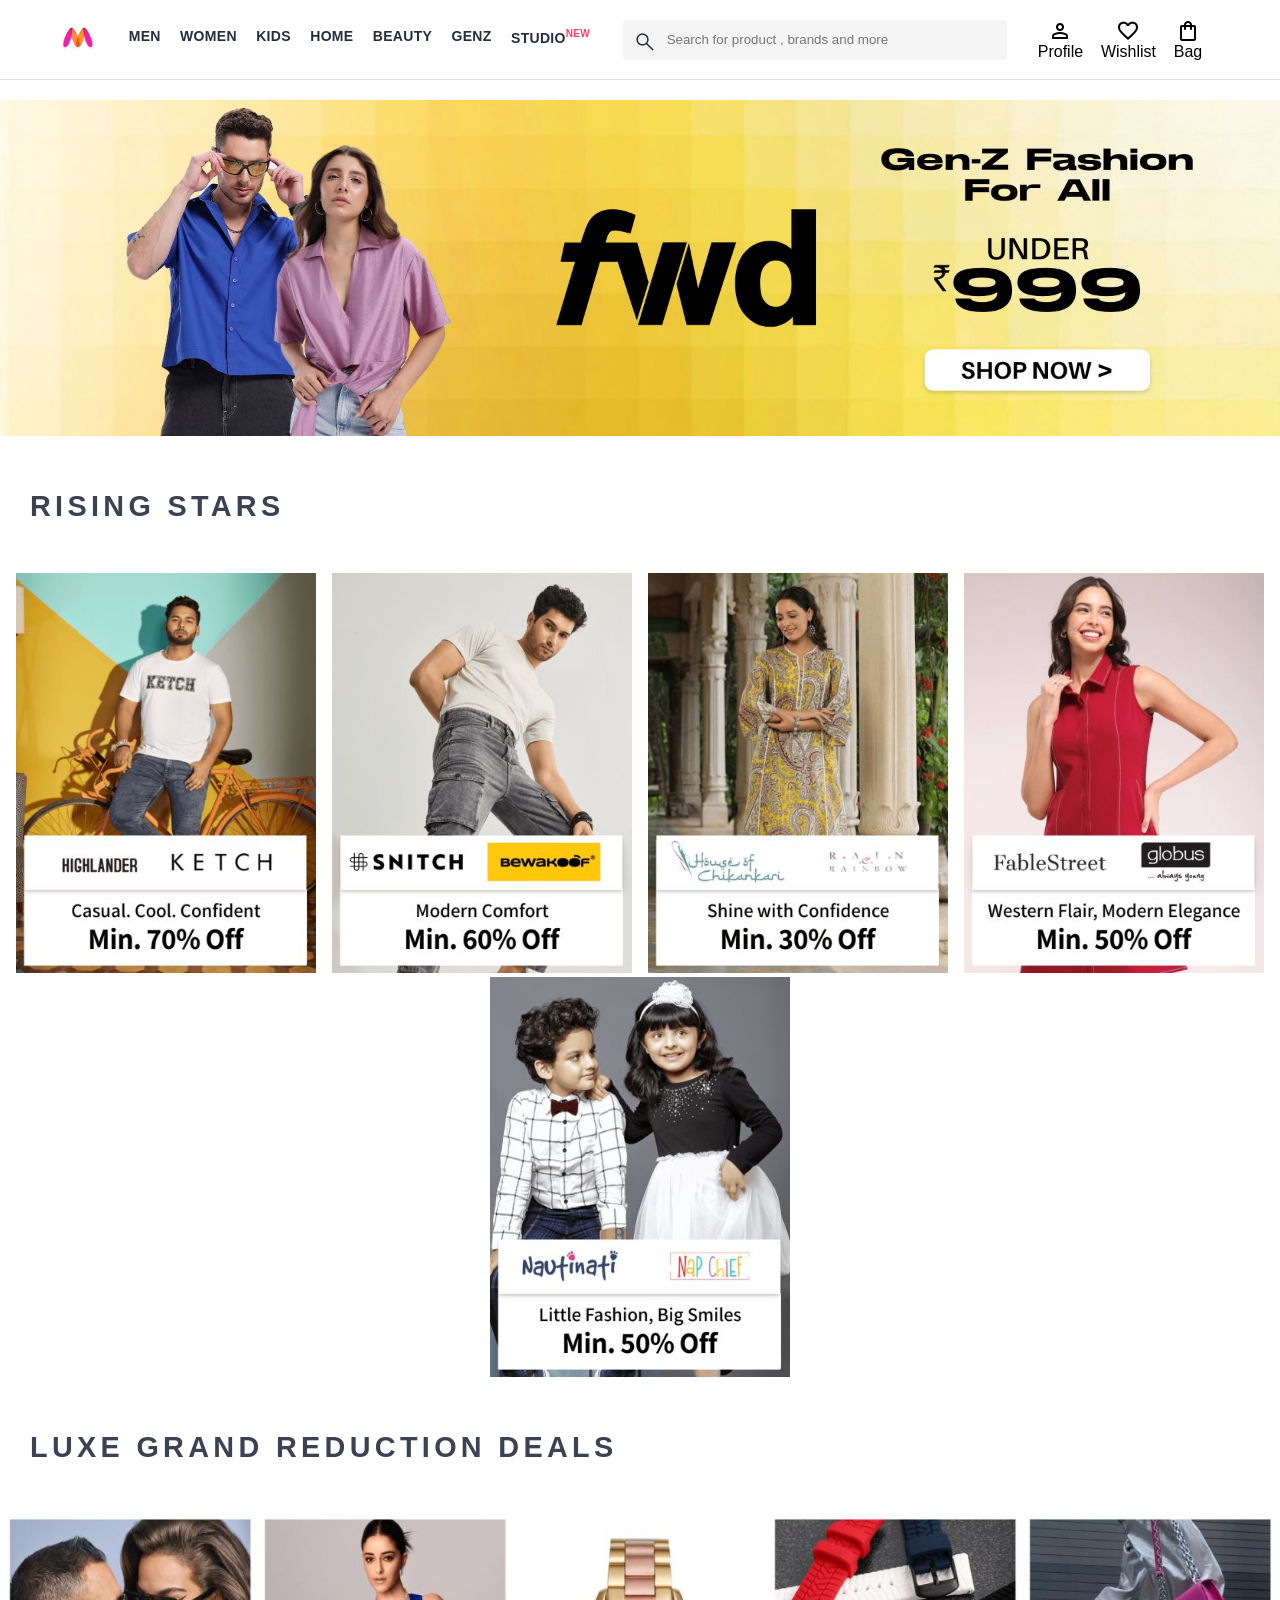
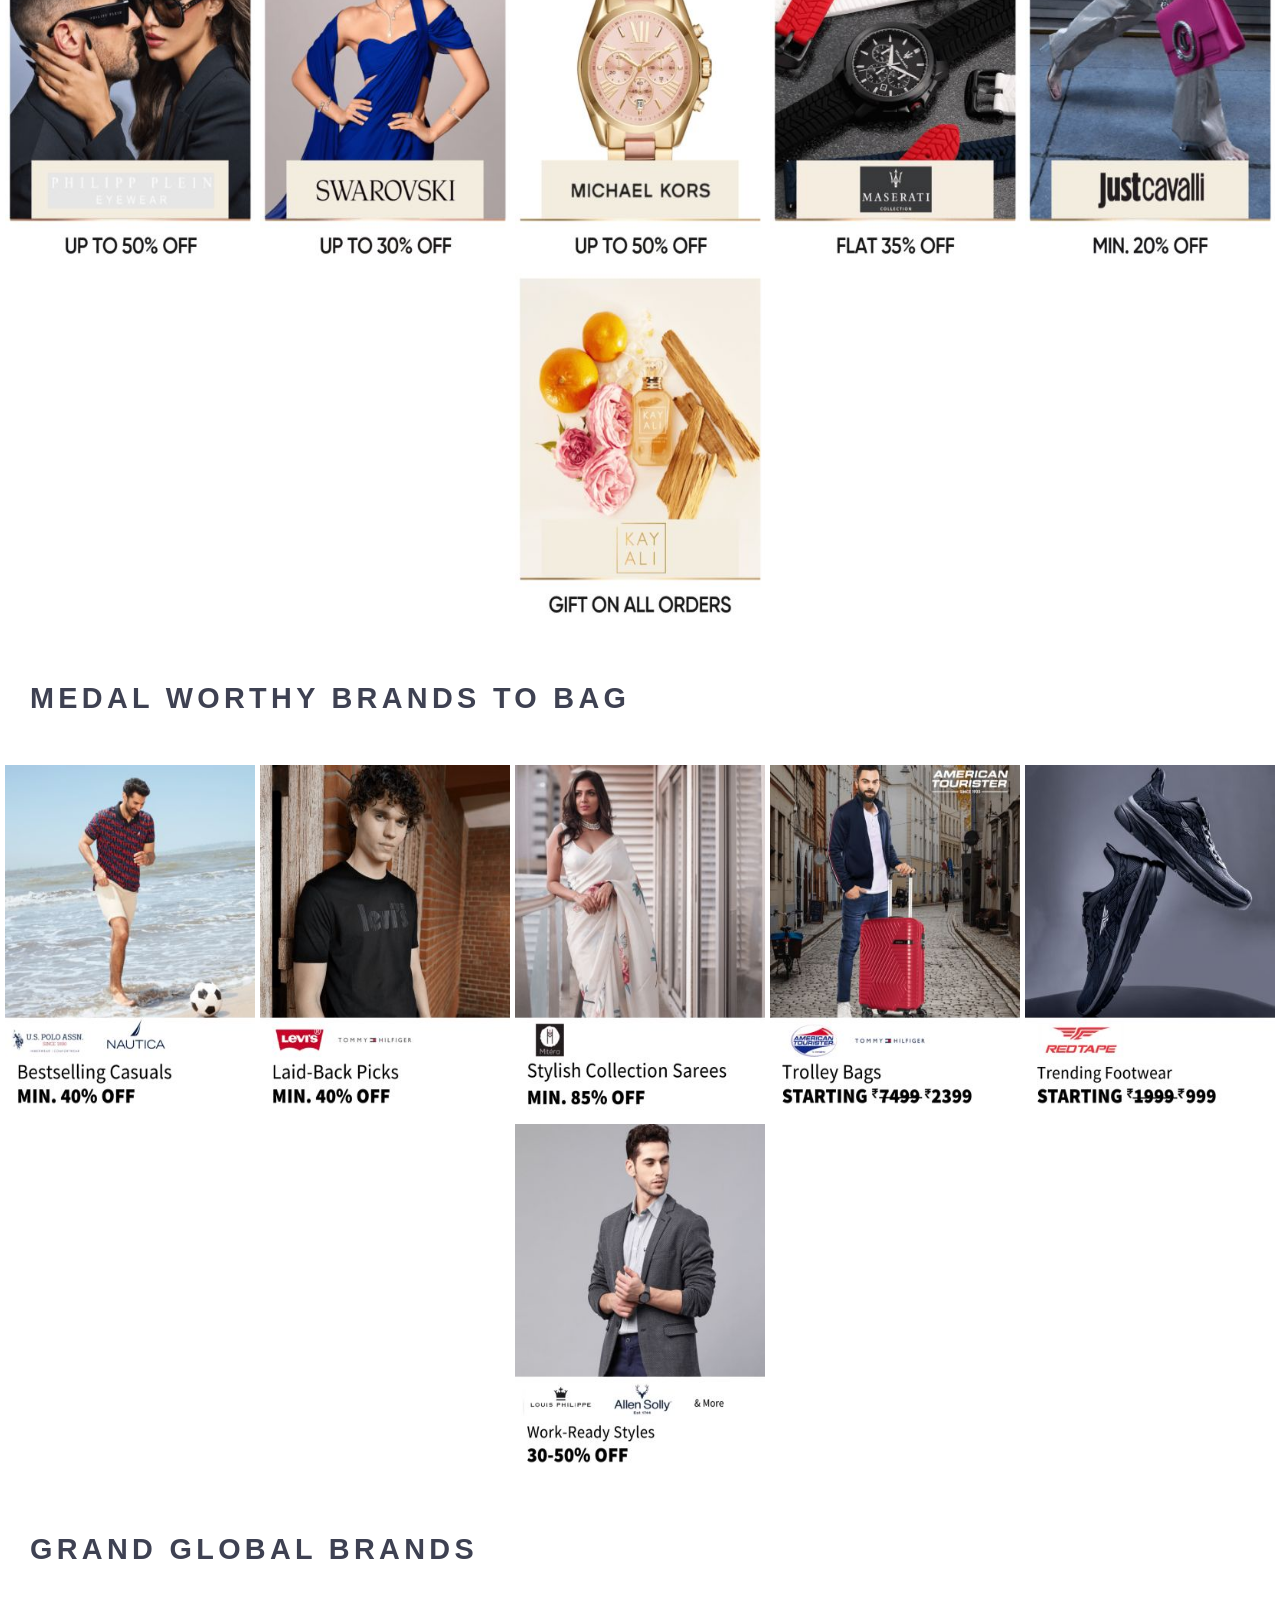
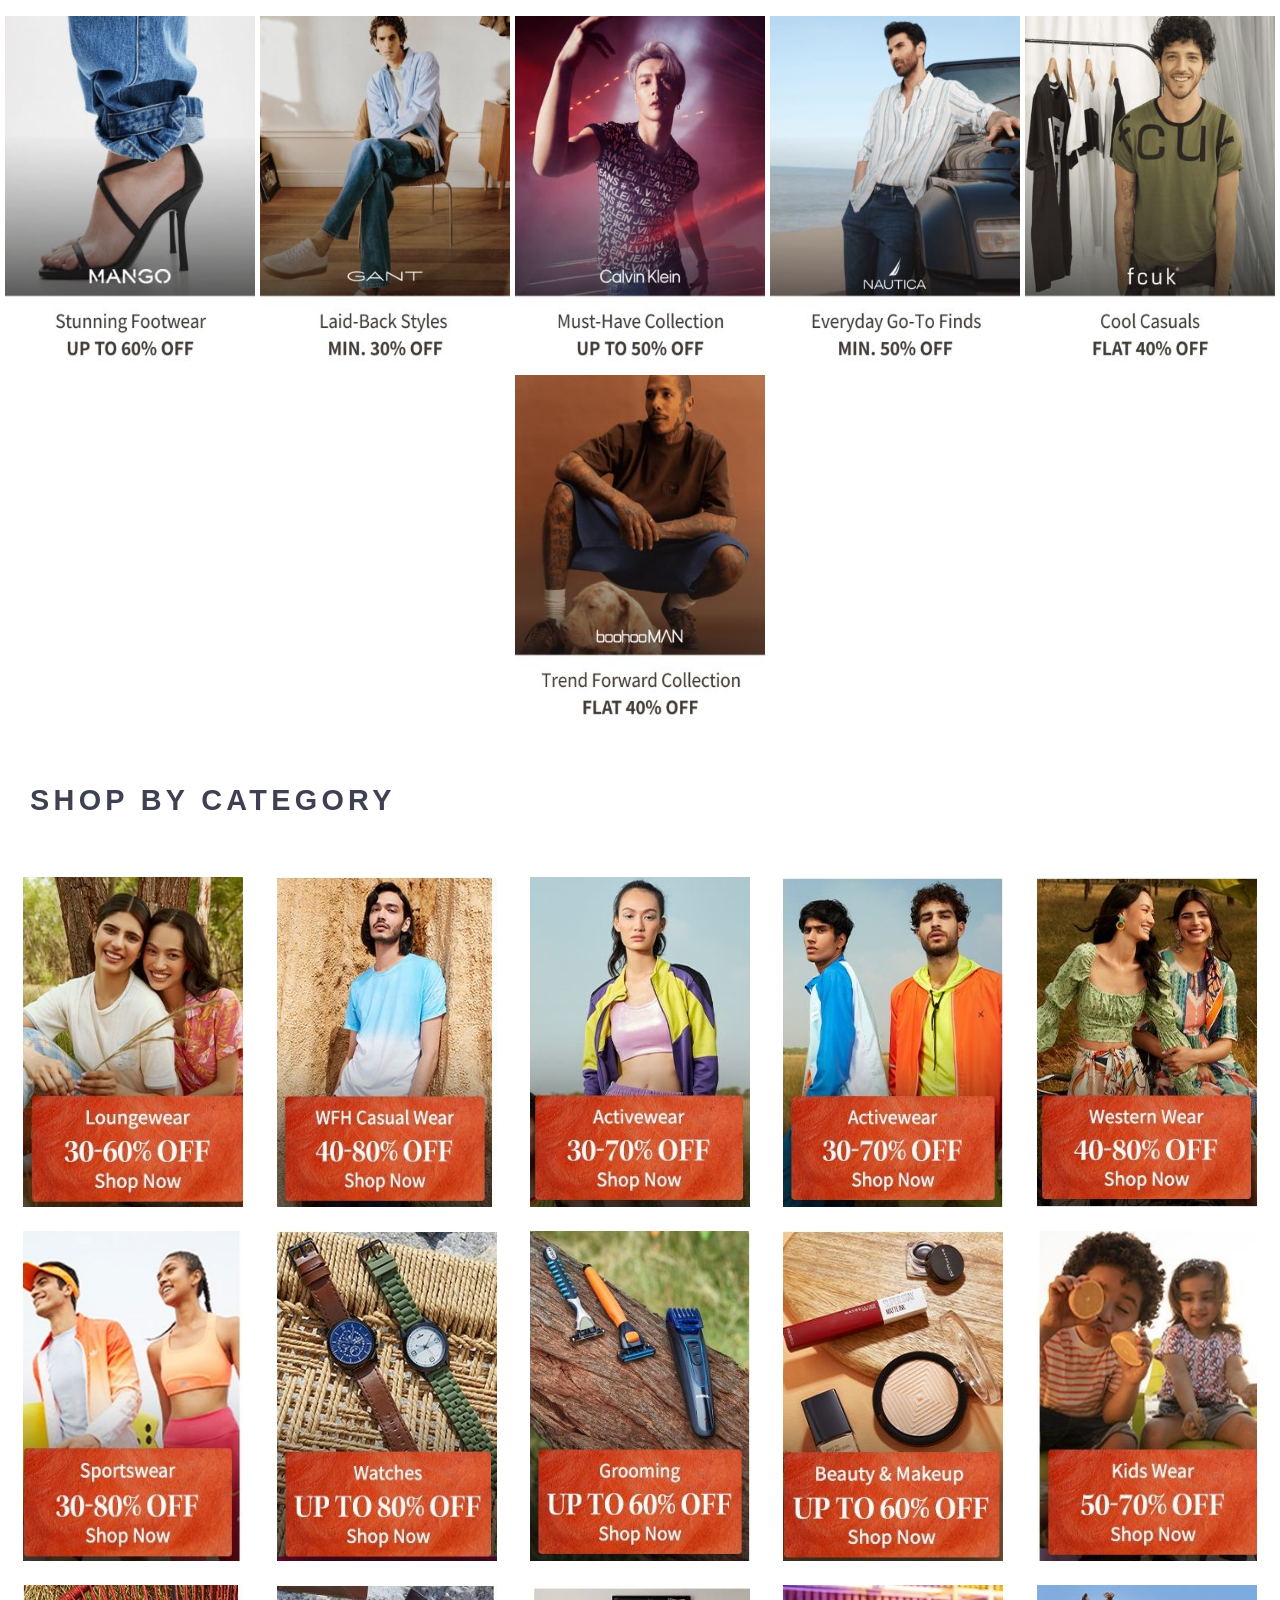
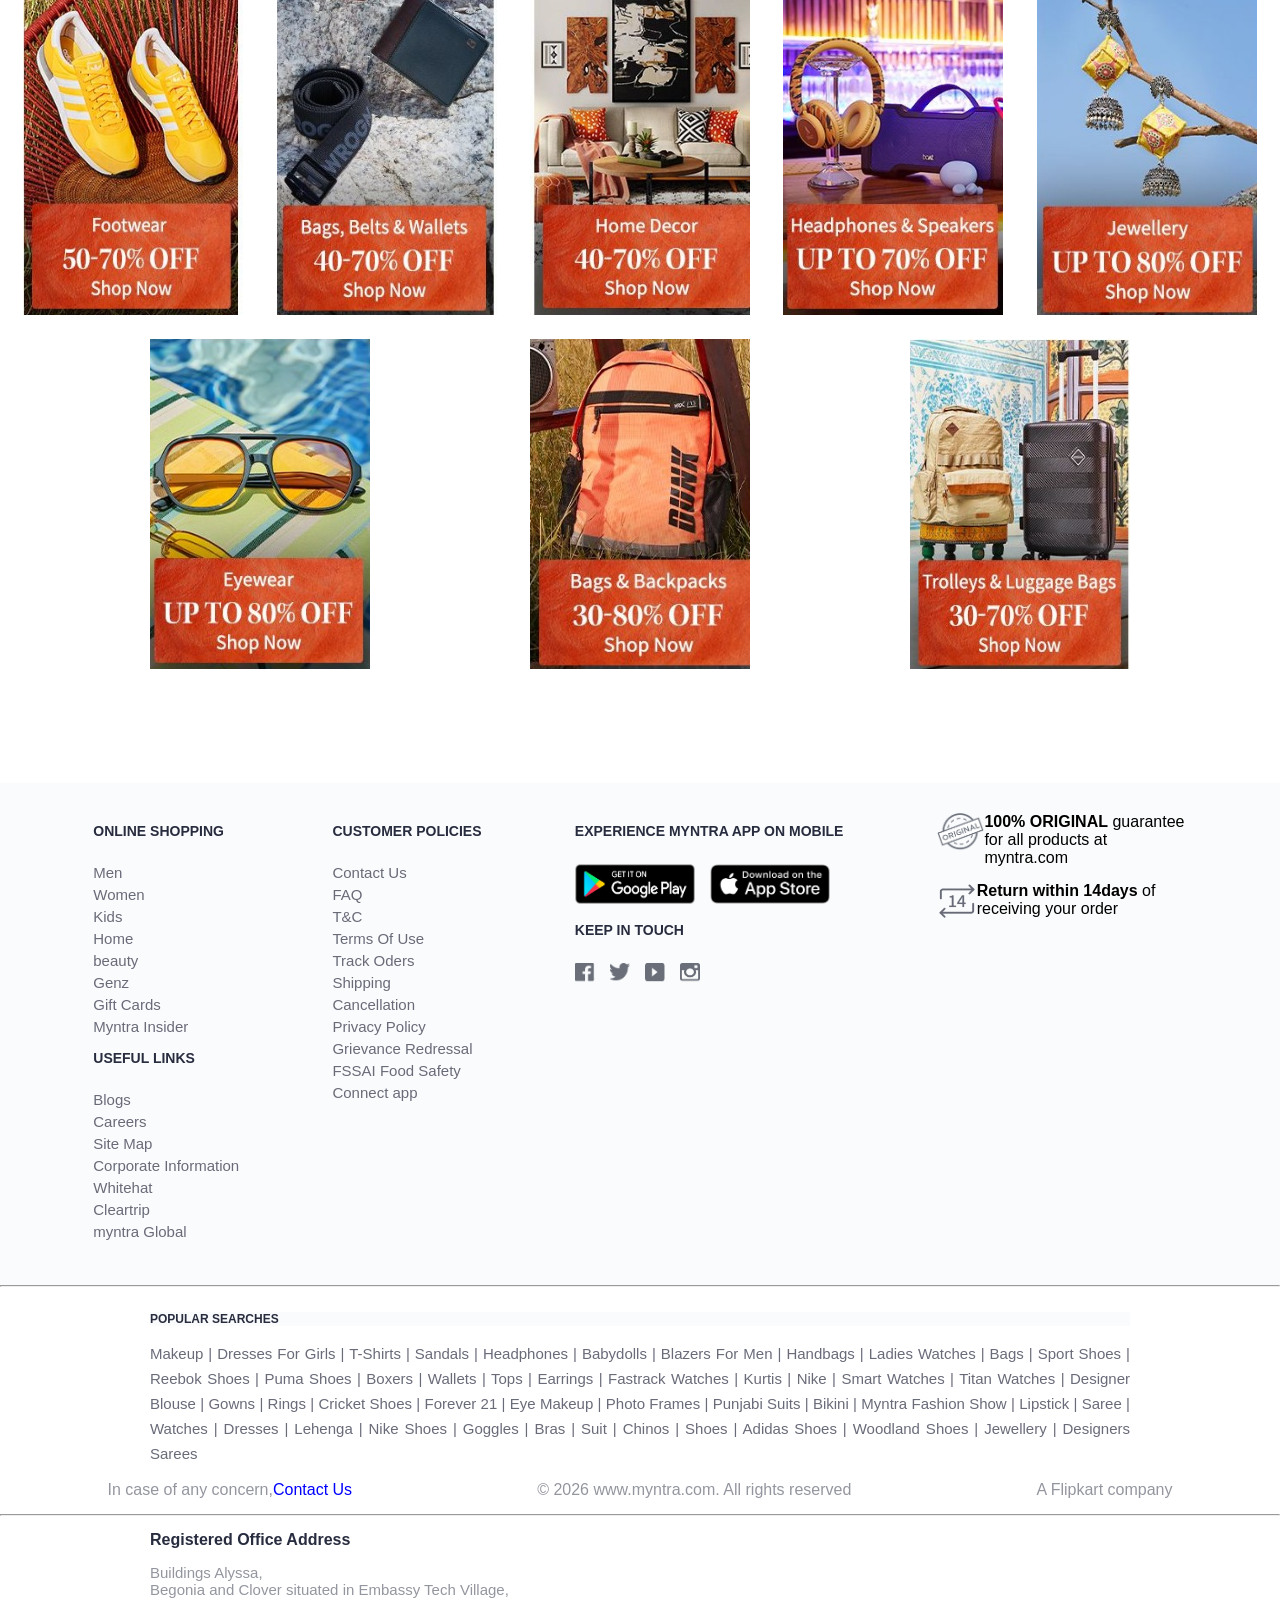
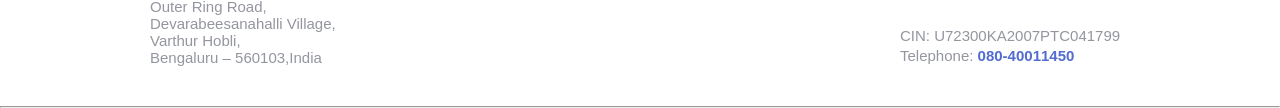
<file: Html/index.html>
<!DOCTYPE html>
<html lang="en">
<head>
    <meta charset="UTF-8">
    <meta name="viewport" content="width=device-width, initial-scale=1.0">
    <title>Myntra Clone</title>
    <link rel="stylesheet" href="https://fonts.googleapis.com/css2?family=Material+Symbols+Outlined:opsz,wght,FILL,GRAD@20..48,100..700,0..1,-50..200" />
    <link rel = "stylesheet" href = "..\CSS\style.css">
</head>
<body>
    <header>
        <div class="logo-container">
            <a href = "index.html"><img class = "myntra_home" src = "..\MyntraLogo\myntra-logo.jpg" alt = "myntra"></a>
        </div>
        <div class="nav-bar">
            <a href = "product.html">men</a>
            <a href = "product.html">women</a>
            <a href = "product.html">kids</a>
            <a href = "product.html">home</a>
            <a href = "product.html">beauty</a>
            <a href = "product.html">genz</a>
            <a href = "product.html">studio<sup>new</sup></a>
        </div> 
        <div class="search-bar">
            <span class="material-symbols-outlined search_icon">search</span>
            <input class = "search_input" placeholder = "Search for product , brands and more">
        </div>
        <div class="action-bar">
            <div class="action_container">
                <span class="material-symbols-outlined action_icon">person</span>
                <span class ="action_name">Profile</span>
            </div>
            <div class="action_container">
                <span class="material-symbols-outlined action_icon">favorite</span>
                <span class ="action_name">Wishlist</span>
            </div>
            <div class="action_container">
                <span class="material-symbols-outlined action_icon">shopping_bag</span>
                <span class ="action_name">Bag</span>
            </div>
        </div>
    </header>
    <main>
        <div class="banner_container">
            <img class = "banner_image" src ="..\Images\MainImage\banner_image.jfif" alt ="Main Banner">
        </div>
        <div class="category_heading">rising stars</div>
        <div class="category_items">
            <a href = "product.html"><img class = "rssale_item" src = "..\Images\rsImages\rsimage1.jfif"></a>
            <a href = "product.html"><img class = "rssale_item" src = "..\Images\rsImages\rsimage2.jfif"></a>
            <a href = "product.html"><img class = "rssale_item" src = "..\Images\rsImages\rsimage3.jfif"></a>
            <a href = "product.html"><img class = "rssale_item" src = "..\Images\rsImages\rsimage4.jfif"></a>
            <a href = "product.html"><img class = "rssale_item" src = "..\Images\rsImages\rsimage5.jfif"></a>
        </div>
        <div class="category_heading">luxe grand reduction deals</div>
        <div class="category_items">
            <a href = "product.html"><img class = "lgsale_item" src = "..\Images\lgImages\lgimage1.jfif"></a>
            <a href = "product.html"><img class = "lgsale_item" src = "..\Images\lgImages\lgimage2.jfif"></a>
            <a href = "product.html"><img class = "lgsale_item" src = "..\Images\lgImages\lgimage3.jfif"></a>
            <a href = "product.html"><img class = "lgsale_item" src = "..\Images\lgImages\lgimage4.jfif"></a>
            <a href = "product.html"><img class = "lgsale_item" src = "..\Images\lgImages\lgimage5.jfif"></a>
            <a href = "product.html"><img class = "lgsale_item" src = "..\Images\lgImages\lgimage6.jfif"></a>
        </div>
        <div class="category_heading">medal worthy brands to bag</div>
        <div class="category_items">
            <a href = "product.html"><img class = "mbsale_item" src = "..\Images\mbImages\mbimage1.jfif"></a>
            <a href = "product.html"><img class = "mbsale_item" src = "..\Images\mbImages\mbimage2.jfif"></a>
            <a href = "product.html"><img class = "mbsale_item" src = "..\Images\mbImages\mbimage3.jfif"></a>
            <a href = "product.html"><img class = "mbsale_item" src = "..\Images\mbImages\mbimage4.jfif"></a>
            <a href = "product.html"><img class = "mbsale_item" src = "..\Images\mbImages\mbimage5.jfif"></a>
            <a href = "product.html"><img class = "mbsale_item" src = "..\Images\mbImages\mbimage6.jfif"></a>
        </div>
        <div class="category_heading">grand global brands</div>
        <div class="category_items">
            <a href = "product.html"><img class = "ggbsale_item" src = "..\Images\ggbImages\ggbimage1.jfif"></a>
            <a href = "product.html"><img class = "ggbsale_item" src = "..\Images\ggbImages\ggbimage2.jfif"></a>
            <a href = "product.html"><img class = "ggbsale_item" src = "..\Images\ggbImages\ggbimage3.jfif"></a>
            <a href = "product.html"><img class = "ggbsale_item" src = "..\Images\ggbImages\ggbimage4.jfif"></a>
            <a href = "product.html"><img class = "ggbsale_item" src = "..\Images\ggbImages\ggbimage5.jfif"></a>
            <a href = "product.html"><img class = "ggbsale_item" src = "..\Images\ggbImages\ggbimage6.jfif"></a>
        </div>
        <div class="category_heading">shop by category</div>
        <div class="category_items">
            <a href = "product.html"><img class = "scsale_item" src = "..\Images\scImages\scimage1.jpg"></a>
            <a href = "product.html"><img class = "scsale_item" src = "..\Images\scImages\scimage2.jpg"></a>
            <a href = "product.html"><img class = "scsale_item" src = "..\Images\scImages\scimage3.jpg"></a>
            <a href = "product.html"><img class = "scsale_item" src = "..\Images\scImages\scimage4.jpg"></a>
            <a href = "product.html"><img class = "scsale_item" src = "..\Images\scImages\scimage5.jpg"></a>
            <a href = "product.html"><img class = "scsale_item" src = "..\Images\scImages\scimage6.jpg"></a>
            <a href = "product.html"><img class = "scsale_item" src = "..\Images\scImages\scimage7.jpg"></a>
            <a href = "product.html"><img class = "scsale_item" src = "..\Images\scImages\scimage8.jpg"></a>
            <a href = "product.html"><img class = "scsale_item" src = "..\Images\scImages\scimage9.jpg"></a>
            <a href = "product.html"><img class = "scsale_item" src = "..\Images\scImages\scimage10.jpg"></a>
            <a href = "product.html"><img class = "scsale_item" src = "..\Images\scImages\scimage11.jpg"></a>
            <a href = "product.html"><img class = "scsale_item" src = "..\Images\scImages\scimage12.jpg"></a>
            <a href = "product.html"><img class = "scsale_item" src = "..\Images\scImages\scimage13.jpg"></a>
            <a href = "product.html"><img class = "scsale_item" src = "..\Images\scImages\scimage14.jpg"></a>
            <a href = "product.html"><img class = "scsale_item" src = "..\Images\scImages\scimage15.jpg"></a>
            <a href = "product.html"><img class = "scsale_item" src = "..\Images\scImages\scimage16.jpg"></a>
            <a href = "product.html"><img class = "scsale_item" src = "..\Images\scImages\scimage17.jpg"></a>
            <a href = "product.html"><img class = "scsale_item" src = "..\Images\scImages\scimage18.jpg"></a>
        </div>
    </main>
    <footer>
        <div class="footer_container">
            <div class="footer_column">
                <h3>ONLINE SHOPPING</h3>
                <a href = "#">Men</a>
                <a href = "#">Women</a>
                <a href = "#">Kids</a>
                <a href = "#">Home</a>
                <a href = "#">beauty</a>
                <a href = "#">Genz</a>
                <a href = "#">Gift Cards</a>
                <a href = "#">Myntra Insider</a>
                <div class="footer_column">
                    <h3>USEFUL LINKS</h3>
                    <a href = "#">Blogs</a>
                    <a href = "#">Careers</a>
                    <a href = "#">Site Map</a>
                    <a href = "#">Corporate Information</a>
                    <a href = "#">Whitehat</a>
                    <a href = "#">Cleartrip</a>
                    <a href = "#">myntra Global</a>
                </div>
            </div>
            <div class="footer_column">
                <h3>CUSTOMER POLICIES</h3>
                <a href = "#">Contact Us</a>
                <a href = "#">FAQ</a>
                <a href = "#">T&C</a>
                <a href = "#">Terms Of Use</a>
                <a href = "#">Track Oders</a>
                <a href = "#">Shipping</a>
                <a href = "#">Cancellation</a>
                <a href = "#">Privacy Policy</a>
                <a href = "#">Grievance Redressal</a>
                <a href = "#">FSSAI Food Safety</a>
                <a href = "#">Connect app</a>
            </div>
            <div class="footer_column">
                <h3>EXPERIENCE MYNTRA APP ON MOBILE</h3>
                <div class="social_icons">
                    <a href = "#"><img class ="ft_image" src = "..\Images\ftImages\ftimage1.png"></a>
                    <a href = "#"><img class ="ft_image" src = "..\Images\ftImages\ftimage2.png"></a>
                </div>
                <div class="footer_column">
                    <h3>KEEP IN TOUCH</h3>
                    <div class="social_icons">
                        <a href = "#"><img class ="ft_image_social" src = "..\Images\ftImages\ftimage3.png"></a>
                        <a href = "#"><img class ="ft_image_social" src = "..\Images\ftImages\ftimage4.png"></a>
                        <a href = "#"><img class ="ft_image_social" src = "..\Images\ftImages\ftimage5.png"></a>
                        <a href = "#"><img class ="ft_image_social" src = "..\Images\ftImages\ftimage6.png"></a>
                    </div>
                </div>
            </div>  
            <div class="footer_column">
                <div class="warranty_icons">
                    <img class ="ft_image_warranty" src = "..\Images\ftImages\ftimage7.png">
                    <p><b>100% ORIGINAL</b> guarantee for all products at myntra.com</p>
                </div>
                <div class="warranty_icons">
                    <img class ="ft_image_warranty" src = "..\Images\ftImages\ftimage8.png">
                    <p><b>Return within 14days</b> of receiving your order</p>
                </div>
            </div>
        </div>
        <hr>
        <div class="searches">
            <p class ="searches_heading">POPULAR SEARCHES</p>
            <P class ="popular_searches">Makeup | Dresses For Girls | T-Shirts | Sandals | Headphones | Babydolls | Blazers For Men | Handbags | Ladies Watches | Bags | Sport Shoes | Reebok Shoes | Puma Shoes | Boxers | Wallets | Tops | Earrings | Fastrack Watches | Kurtis | Nike | Smart Watches | Titan Watches | Designer Blouse | Gowns | Rings | Cricket Shoes | Forever 21 | Eye Makeup | Photo Frames | Punjabi Suits | Bikini | Myntra Fashion Show | Lipstick | Saree | Watches | Dresses | Lehenga | Nike Shoes | Goggles | Bras | Suit | Chinos | Shoes | Adidas Shoes | Woodland Shoes | Jewellery | Designers Sarees</P>
        </div>
        <div class="copyright">
            <p>In case of any concern,<a>Contact Us</a></p>
            <p>© 2026 www.myntra.com. All rights reserved</p>
            <p>A Flipkart company</p>
        </div>
        <hr>
        <div class="address">
            <div class="address_container">
                <p class="office">Registered Office Address</p>
                <p class ="address_location">Buildings Alyssa,</p>
                <p class ="address_location">Begonia and Clover situated in Embassy Tech Village,</p>
                <p class ="address_location">Outer Ring Road,</p>
                <p class ="address_location">Devarabeesanahalli Village,</p>
                <p class ="address_location">Varthur Hobli,</p>
                <p class ="address_location">Bengaluru – 560103,India</p>
            </div>
            <div class="contact">
                <p>CIN: U72300KA2007PTC041799</p>
                <p>Telephone: <a>080‑40011450</a></p>
            </div>
        </div>
        <hr>
    </footer>
</body>
</html>
</file>
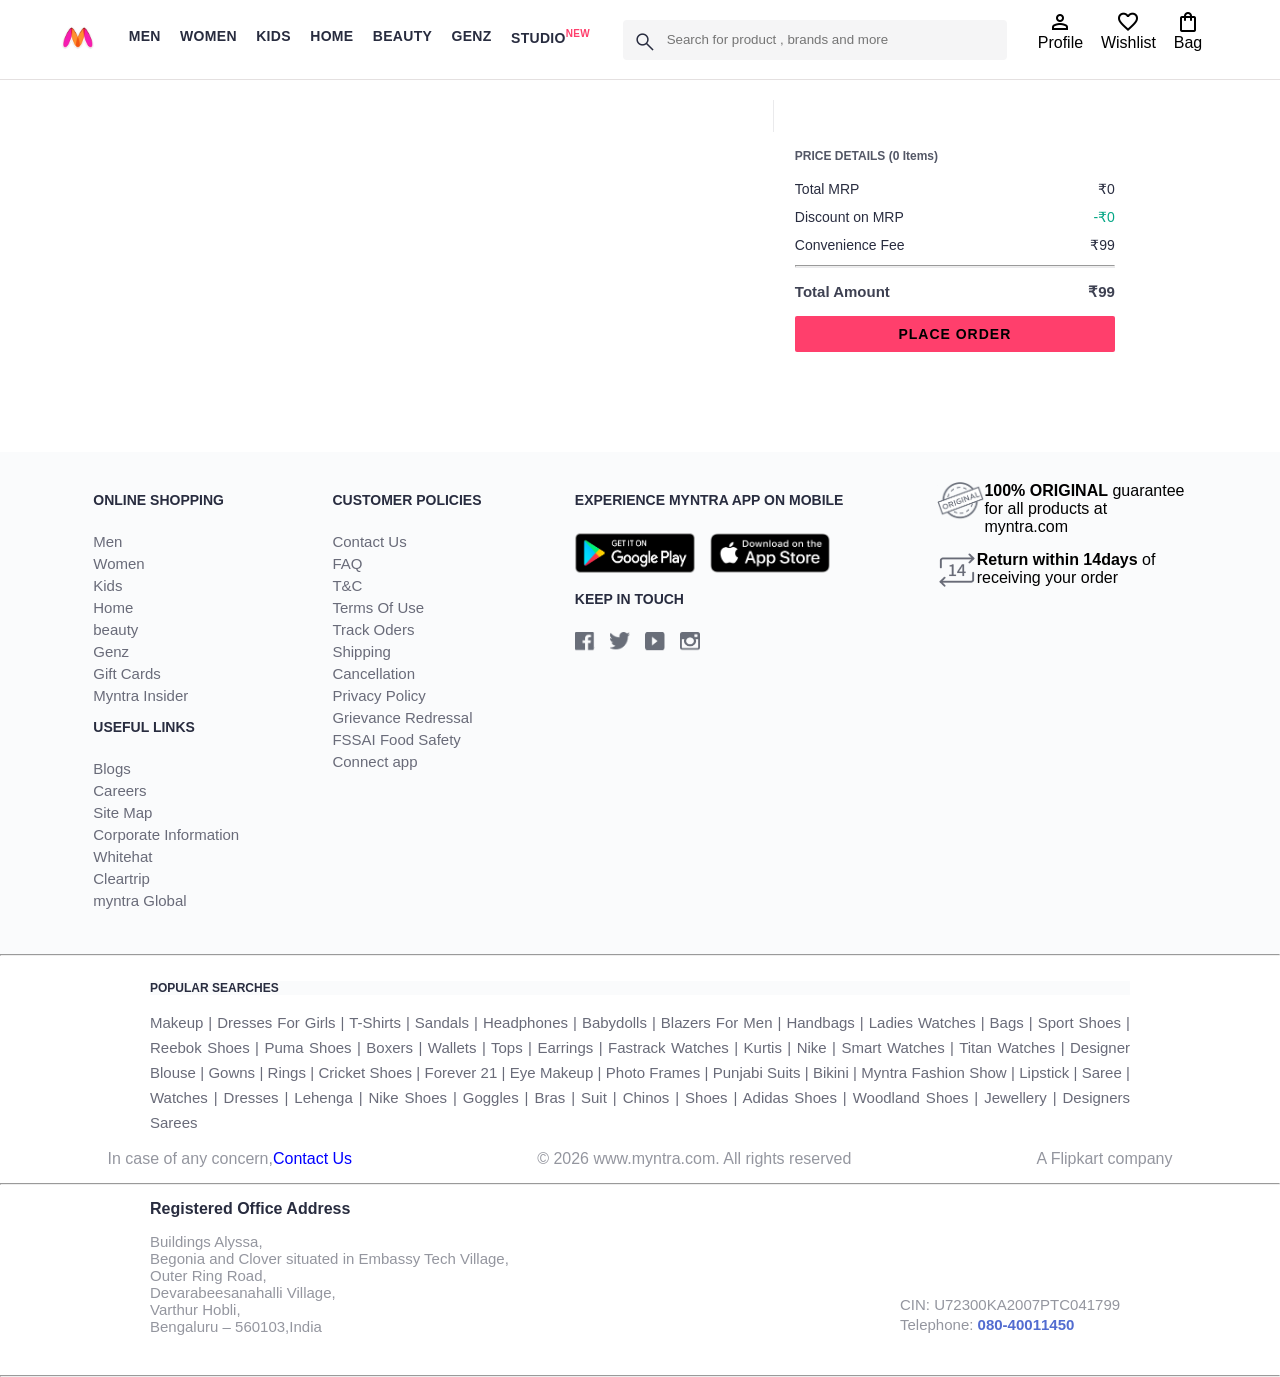
<file: Html/bagButton.html>
<!DOCTYPE html>
<html lang="en">
<head>
    <meta charset="UTF-8">
    <meta name="viewport" content="width=device-width, initial-scale=1.0">
    <title>Bag Items</title>
    <link rel="stylesheet" href="https://fonts.googleapis.com/css2?family=Material+Symbols+Outlined:opsz,wght,FILL,GRAD@20..48,100..700,0..1,-50..200" />
    <link rel = "stylesheet" href = "..\CSS\style.css">
    <link rel = "stylesheet" href = "..\CSS\bagButton.css">
</head>
<body>
    <header>
        <div class="logo-container">
            <a href = "index.html"><img class = "myntra_home" src = "..\MyntraLogo\myntra-logo.jpg" alt = "myntra"></a>
        </div>
        <div class="nav-bar">
            <a href = "product.html">men</a>
            <a href = "product.html">women</a>
            <a href = "product.html">kids</a>
            <a href = "product.html">home</a>
            <a href = "product.html">beauty</a>
            <a href = "product.html">genz</a>
            <a href = "product.html">studio<sup>new</sup></a>
        </div> 
        <div class="search-bar">
            <span class="material-symbols-outlined search_icon">search</span>
            <input class = "search_input" placeholder = "Search for product , brands and more">
        </div>
        <div class="action-bar">
            <div class="action_container">
                <span class="material-symbols-outlined action_icon">person</span>
                <span class ="action_name">Profile</span>
            </div>
            <div class="action_container">
                <span class="material-symbols-outlined action_icon">favorite</span>
                <span class ="action_name">Wishlist</span>
            </div>
            <a class="action_container" href = "bagbutton.html">
                <span class="material-symbols-outlined action_icon">shopping_bag</span>
                <span class ="action_name">Bag</span>
                <span class ="bag-item-count">0</span>
            </a>
        </div>
    </header>
    <main>
      <div class="bag-page">
        <div class="bag-items-container"></div>
        <div class="bag-summary"></div>
      </div>
    </main>
    <footer>
        <div class="footer_container">
            <div class="footer_column">
                <h3>ONLINE SHOPPING</h3>
                <a href = "#">Men</a>
                <a href = "#">Women</a>
                <a href = "#">Kids</a>
                <a href = "#">Home</a>
                <a href = "#">beauty</a>
                <a href = "#">Genz</a>
                <a href = "#">Gift Cards</a>
                <a href = "#">Myntra Insider</a>
                <div class="footer_column">
                    <h3>USEFUL LINKS</h3>
                    <a href = "#">Blogs</a>
                    <a href = "#">Careers</a>
                    <a href = "#">Site Map</a>
                    <a href = "#">Corporate Information</a>
                    <a href = "#">Whitehat</a>
                    <a href = "#">Cleartrip</a>
                    <a href = "#">myntra Global</a>
                </div>
            </div>
            <div class="footer_column">
                <h3>CUSTOMER POLICIES</h3>
                <a href = "#">Contact Us</a>
                <a href = "#">FAQ</a>
                <a href = "#">T&C</a>
                <a href = "#">Terms Of Use</a>
                <a href = "#">Track Oders</a>
                <a href = "#">Shipping</a>
                <a href = "#">Cancellation</a>
                <a href = "#">Privacy Policy</a>
                <a href = "#">Grievance Redressal</a>
                <a href = "#">FSSAI Food Safety</a>
                <a href = "#">Connect app</a>
            </div>
            <div class="footer_column">
                <h3>EXPERIENCE MYNTRA APP ON MOBILE</h3>
                <div class="social_icons">
                    <a href = "#"><img class ="ft_image" src = "..\Images\ftImages\ftimage1.png"></a>
                    <a href = "#"><img class ="ft_image" src = "..\Images\ftImages\ftimage2.png"></a>
                </div>
                <div class="footer_column">
                    <h3>KEEP IN TOUCH</h3>
                    <div class="social_icons">
                        <a href = "#"><img class ="ft_image_social" src = "..\Images\ftImages\ftimage3.png"></a>
                        <a href = "#"><img class ="ft_image_social" src = "..\Images\ftImages\ftimage4.png"></a>
                        <a href = "#"><img class ="ft_image_social" src = "..\Images\ftImages\ftimage5.png"></a>
                        <a href = "#"><img class ="ft_image_social" src = "..\Images\ftImages\ftimage6.png"></a>
                    </div>
                </div>
            </div>  
            <div class="footer_column">
                <div class="warranty_icons">
                    <img class ="ft_image_warranty" src = "..\Images\ftImages\ftimage7.png">
                    <p><b>100% ORIGINAL</b> guarantee for all products at myntra.com</p>
                </div>
                <div class="warranty_icons">
                    <img class ="ft_image_warranty" src = "..\Images\ftImages\ftimage8.png">
                    <p><b>Return within 14days</b> of receiving your order</p>
                </div>
            </div>
        </div>
        <hr>
        <div class="searches">
            <p class ="searches_heading">POPULAR SEARCHES</p>
            <P class ="popular_searches">Makeup | Dresses For Girls | T-Shirts | Sandals | Headphones | Babydolls | Blazers For Men | Handbags | Ladies Watches | Bags | Sport Shoes | Reebok Shoes | Puma Shoes | Boxers | Wallets | Tops | Earrings | Fastrack Watches | Kurtis | Nike | Smart Watches | Titan Watches | Designer Blouse | Gowns | Rings | Cricket Shoes | Forever 21 | Eye Makeup | Photo Frames | Punjabi Suits | Bikini | Myntra Fashion Show | Lipstick | Saree | Watches | Dresses | Lehenga | Nike Shoes | Goggles | Bras | Suit | Chinos | Shoes | Adidas Shoes | Woodland Shoes | Jewellery | Designers Sarees</P>
        </div>
        <div class="copyright">
            <p>In case of any concern,<a>Contact Us</a></p>
            <p>© 2026 www.myntra.com. All rights reserved</p>
            <p>A Flipkart company</p>
        </div>
        <hr>
        <div class="address">
            <div class="address_container">
                <p class="office">Registered Office Address</p>
                <p class ="address_location">Buildings Alyssa,</p>
                <p class ="address_location">Begonia and Clover situated in Embassy Tech Village,</p>
                <p class ="address_location">Outer Ring Road,</p>
                <p class ="address_location">Devarabeesanahalli Village,</p>
                <p class ="address_location">Varthur Hobli,</p>
                <p class ="address_location">Bengaluru – 560103,India</p>
            </div>
            <div class="contact">
                <p>CIN: U72300KA2007PTC041799</p>
                <p>Telephone: <a>080‑40011450</a></p>
            </div>
        </div>
        <hr>
    </footer>
    <script src = "../JS/Data.js"></script>
    <script src = "../JS/Script.js"></script>
    <script src = "../JS/bagButton.js"></script>
</body>
</html>
</file>
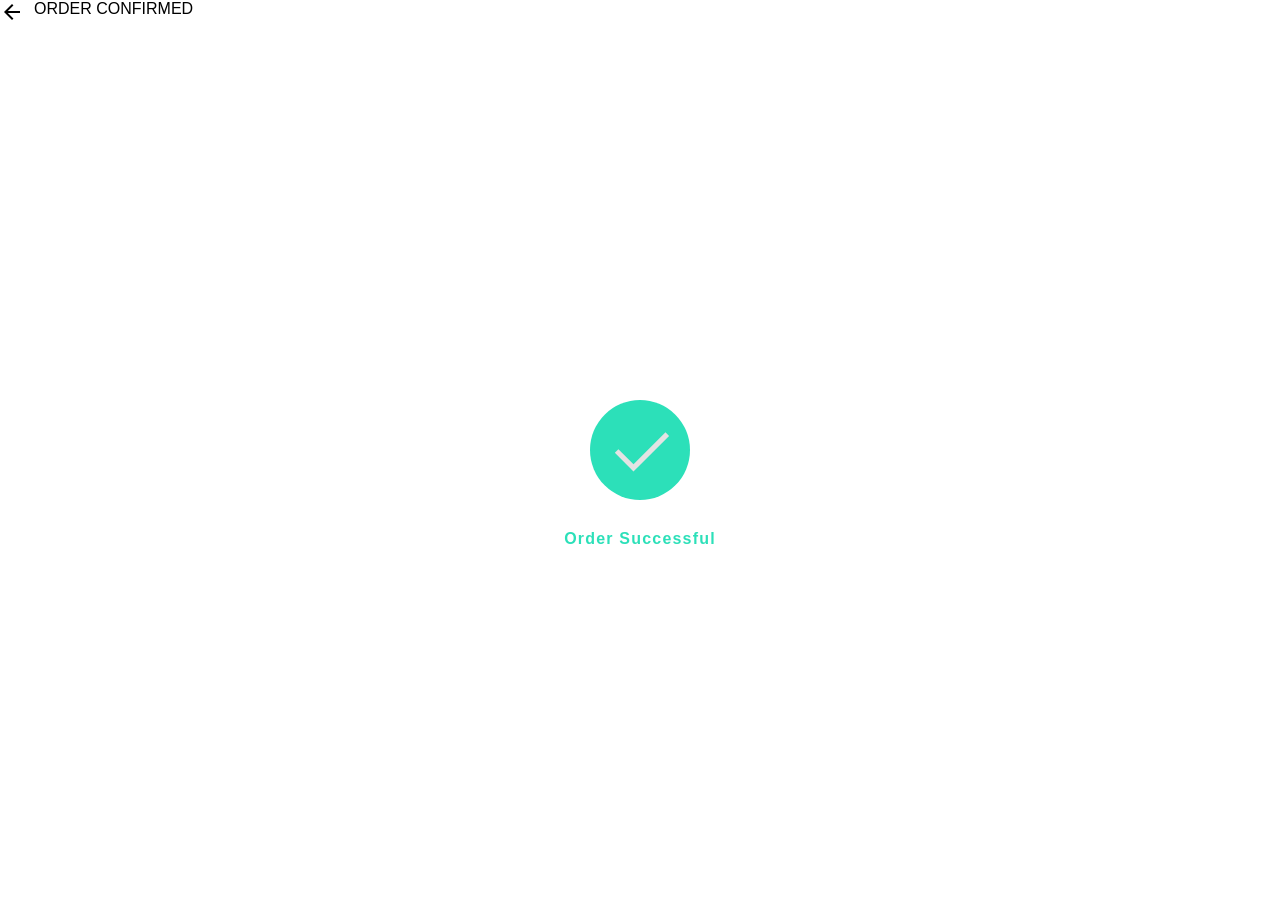
<file: Html/placeOrder.html>
<!DOCTYPE html>
<html lang="en">
<head>
    <meta charset="UTF-8">
    <meta name="viewport" content="width=device-width, initial-scale=1.0">
    <title>Order Confirmed</title>
    <link rel="stylesheet" href="https://fonts.googleapis.com/css2?family=Material+Symbols+Outlined:opsz,wght,FILL,GRAD@20..48,100..700,0..1,-50..200" />
    <link rel = "stylesheet" href = "..\CSS\placeOrder.css">
</head>
<body>
    <footer>
        <a class="material-symbols-outlined arrow" href ="bagButton.html">arrow_back</a>
        <p>ORDER CONFIRMED</p>
    </footer>
    <div class="main">
        <div class="tick">
            <svg class ="check" xmlns="http://www.w3.org/2000/svg" height="80px" viewBox="0 -960 960 960" width="80px" fill="#e3e3e3"><path d="M378-246 154-470l43-43 181 181 384-384 43 43-427 427Z"/></svg>
        </div>
        <p class="order-success">Order Successful</p>
    </div>
    
</body>
</html>
</file>
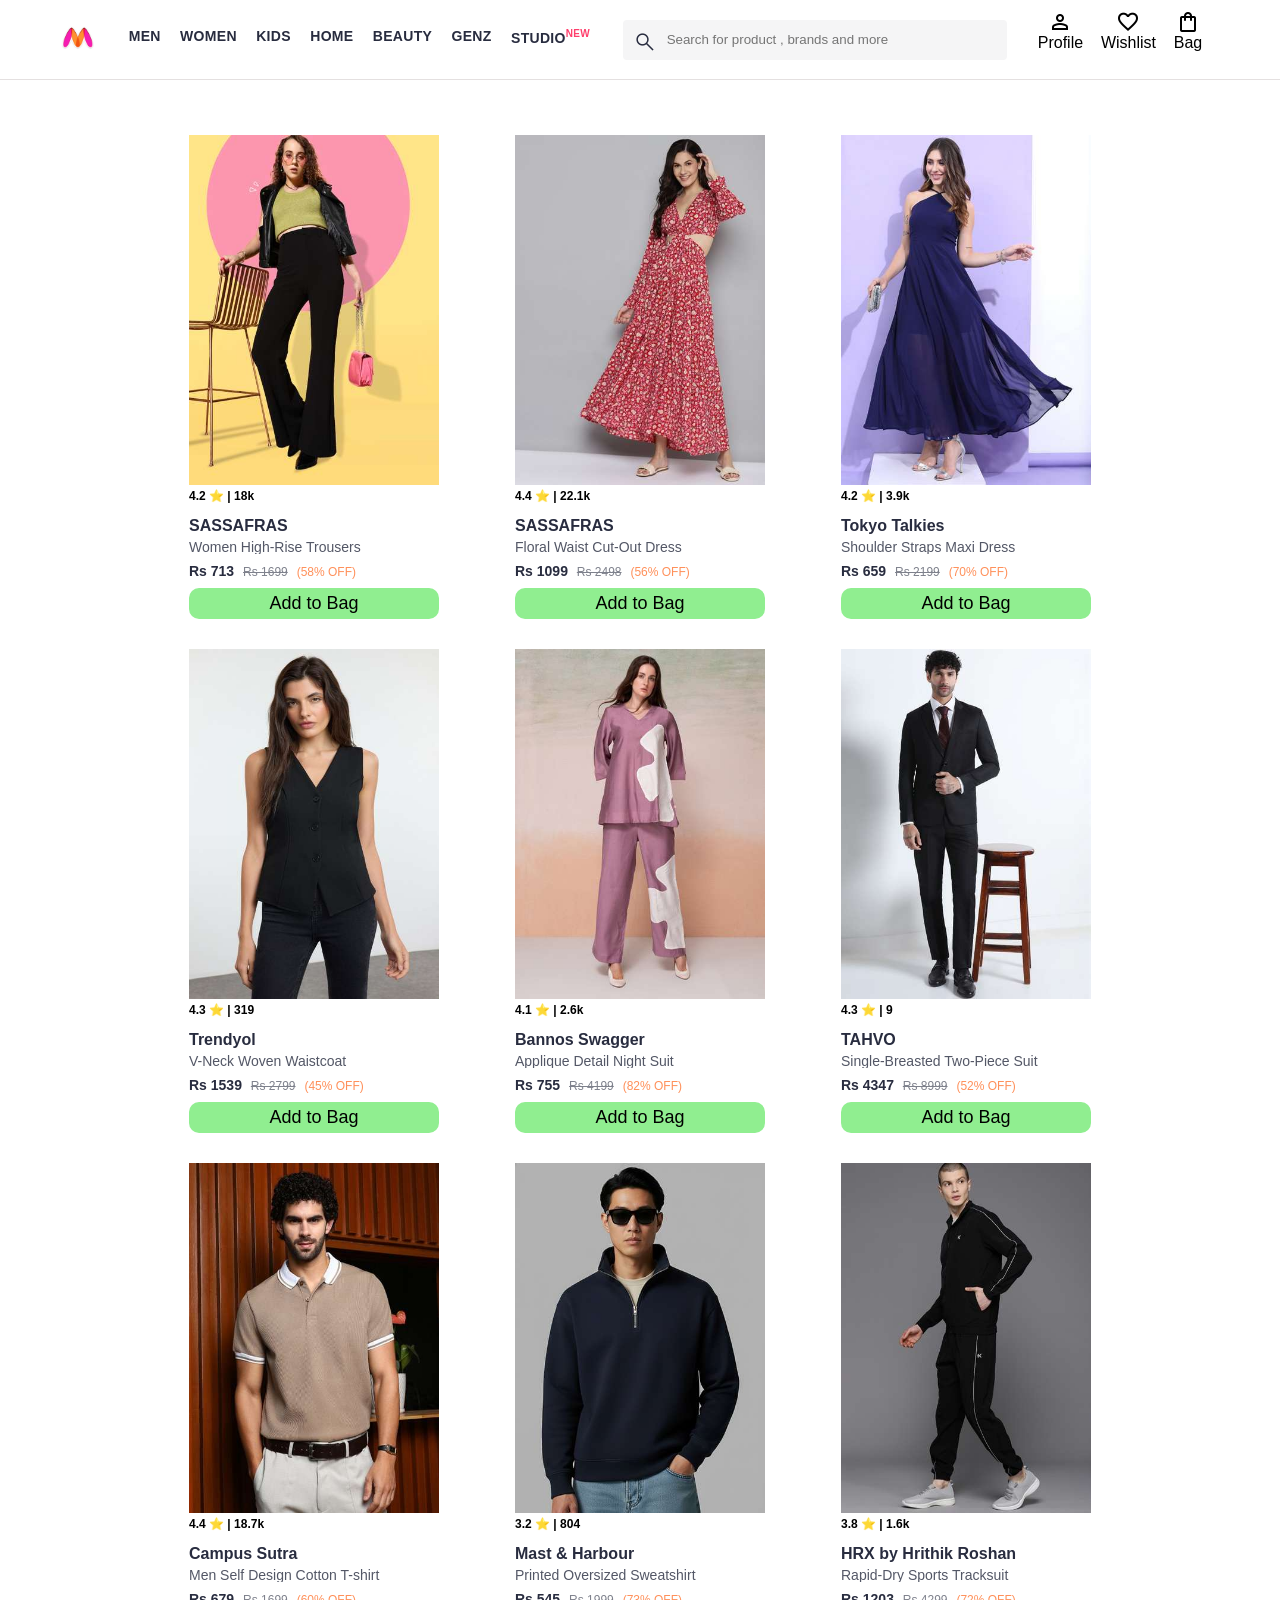
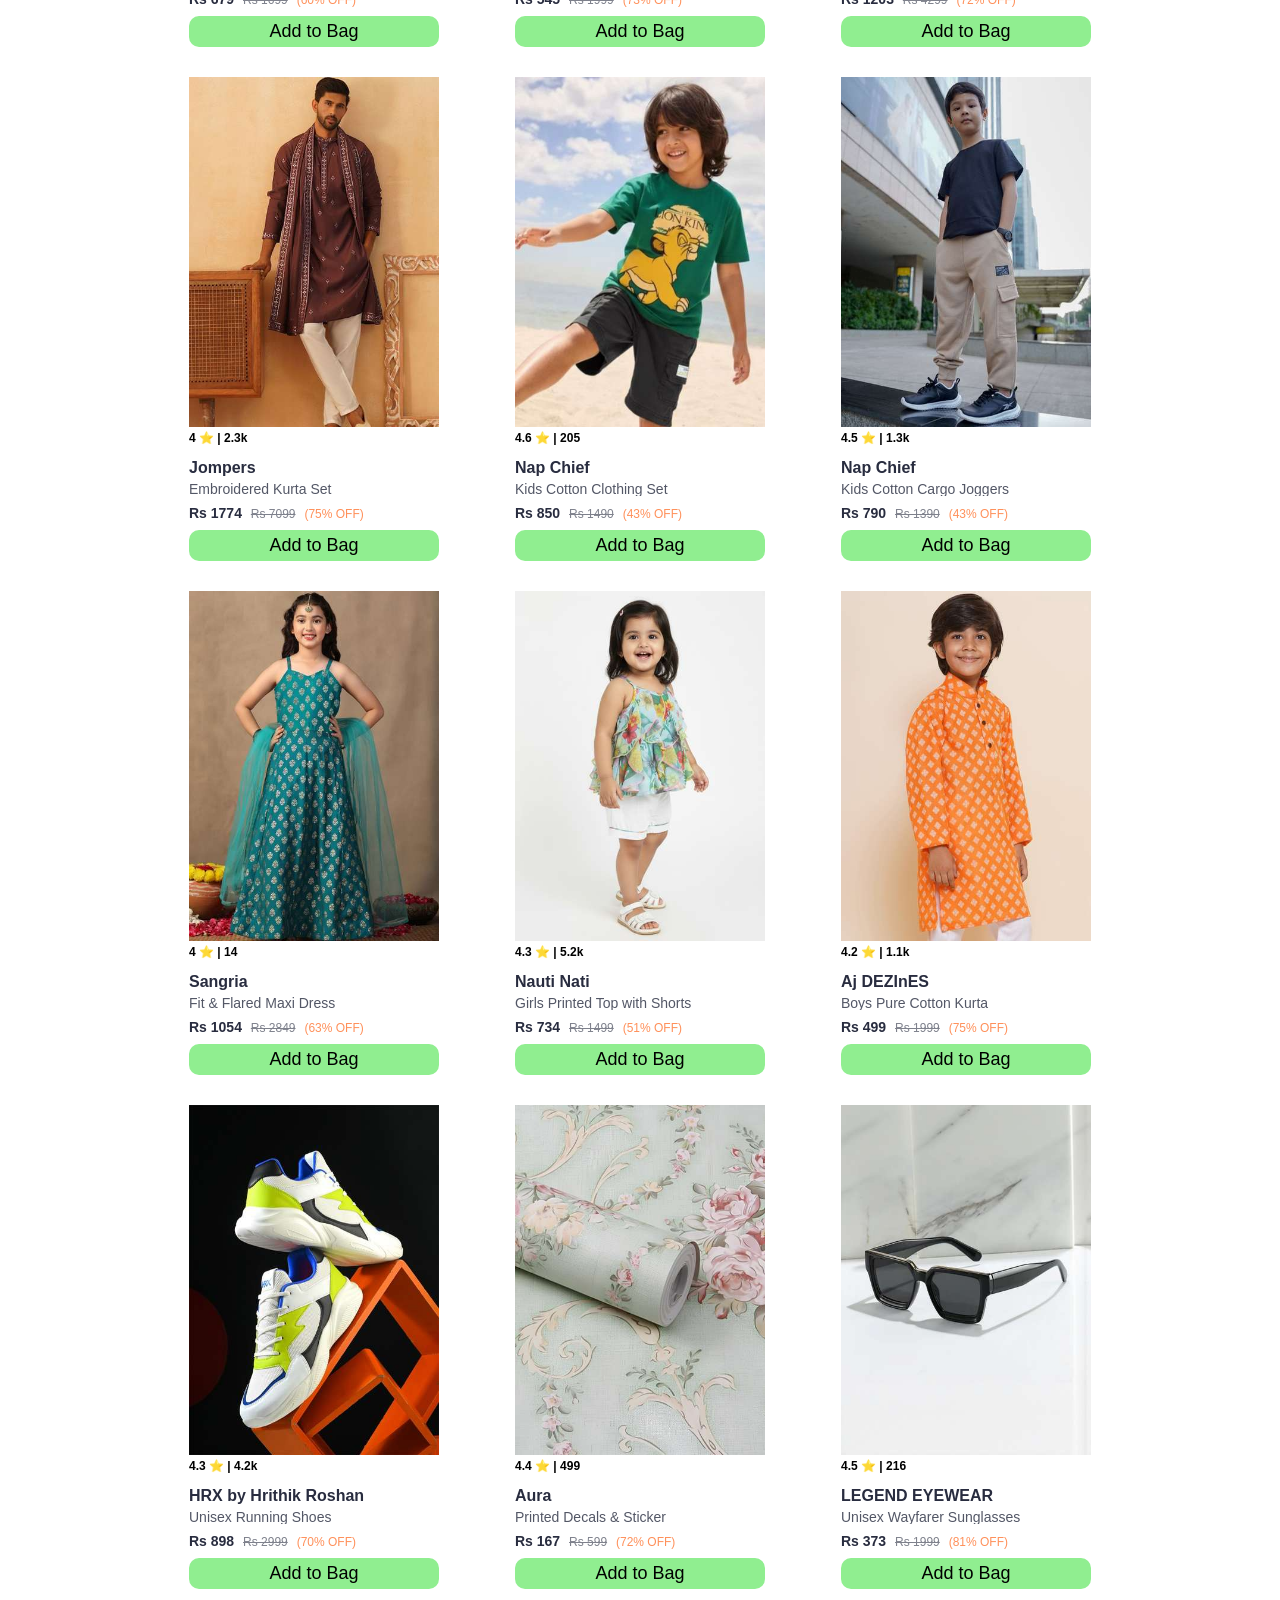
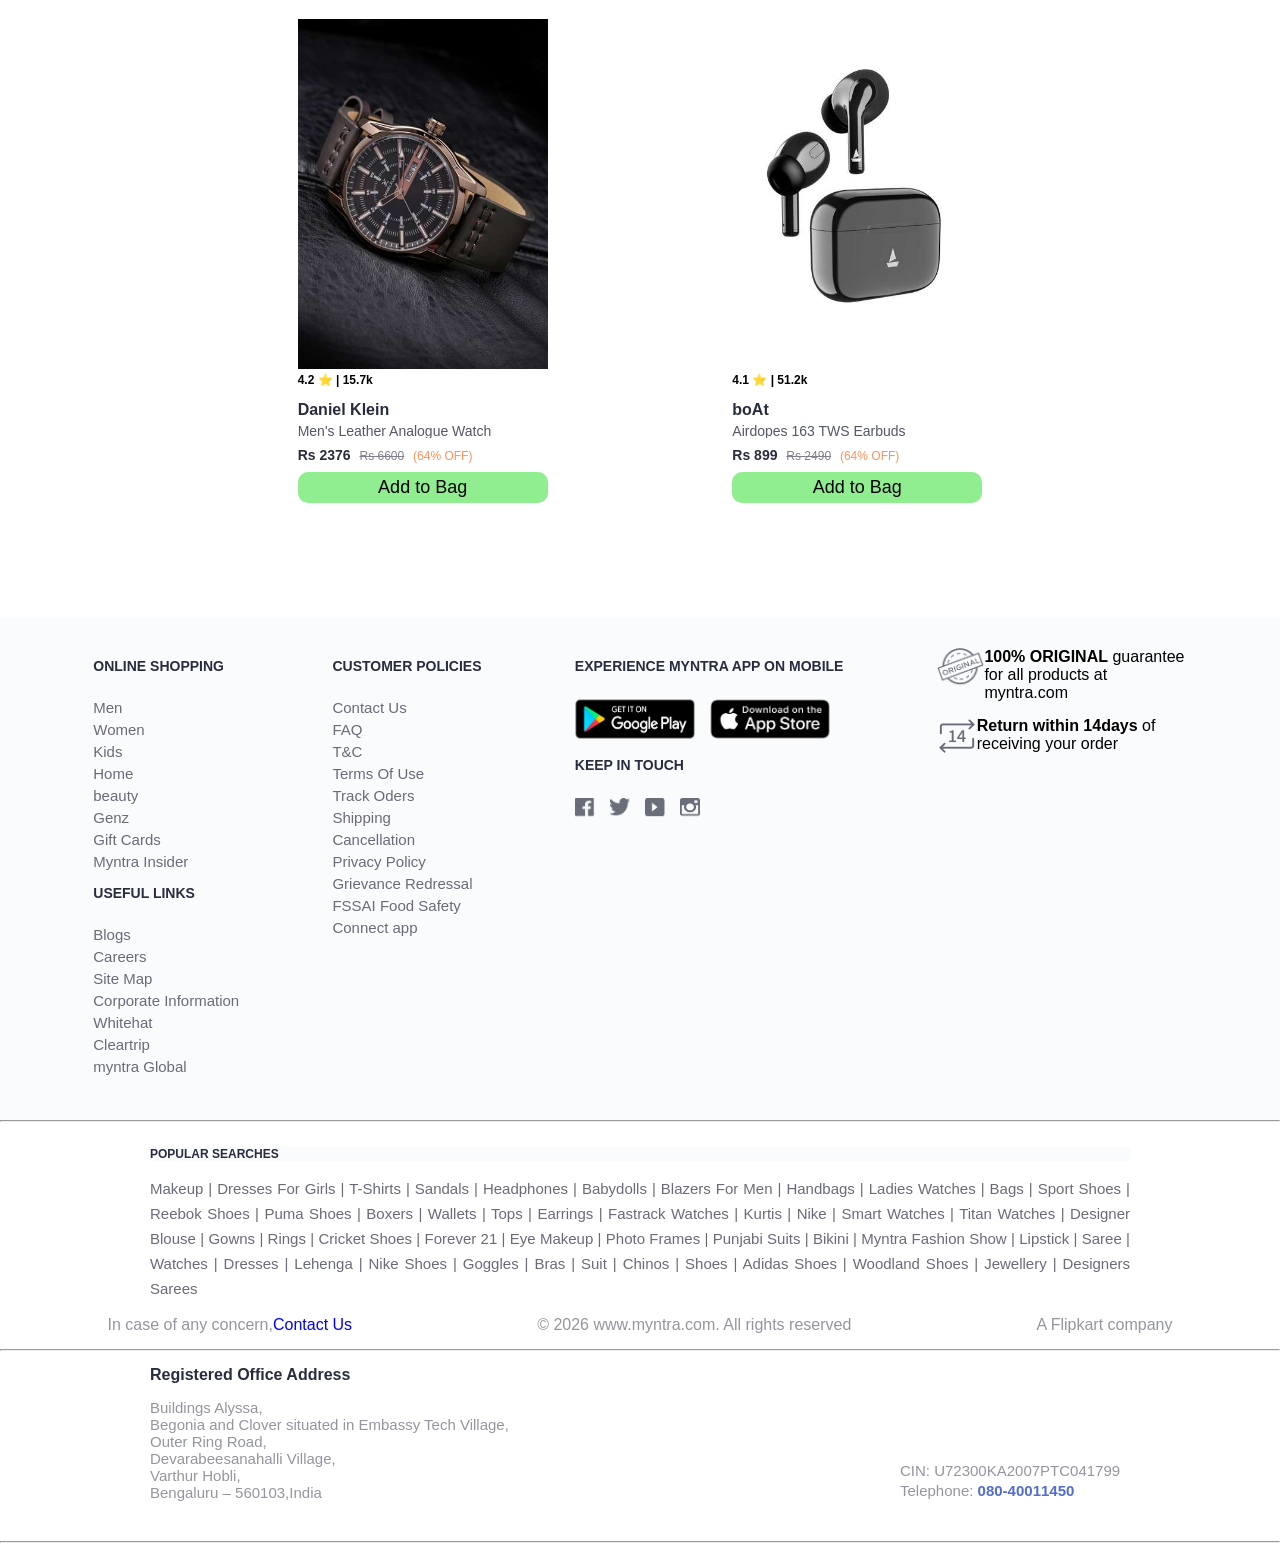
<file: Html/product.html>
<!DOCTYPE html>
<html lang="en">
<head>
    <meta charset="UTF-8">
    <meta name="viewport" content="width=device-width, initial-scale=1.0">
    <title>Product</title>
    <link rel="stylesheet" href="https://fonts.googleapis.com/css2?family=Material+Symbols+Outlined:opsz,wght,FILL,GRAD@20..48,100..700,0..1,-50..200" />
    <link rel = "stylesheet" href = "../CSS/style.css">
</head>
<body>
    <header>
        <div class="logo-container">
            <a href = "#"><img class = "myntra_home" src = "../MyntraLogo/myntra-logo.jpg" alt = "myntra"></a>
        </div>
        <div class="nav-bar">
            <a href = "#">men</a>
            <a href = "#">women</a>
            <a href = "#">kids</a>
            <a href = "#">home</a>
            <a href = "#">beauty</a>
            <a href = "#">genz</a>
            <a href = "#">studio<sup>new</sup></a>
        </div> 
        <div class="search-bar">
            <span class="material-symbols-outlined search_icon">search</span>
            <input class = "search_input" placeholder = "Search for product , brands and more">
        </div>
        <div class="action-bar">
            <div class="action_container">
                <span class="material-symbols-outlined action_icon">person</span>
                <span class ="action_name">Profile</span>
            </div>
            <div class="action_container">
                <span class="material-symbols-outlined action_icon">favorite</span>
                <span class ="action_name">Wishlist</span>
            </div>
            <a class="action_container" href = "bagbutton.html">
                <span class="material-symbols-outlined action_icon">shopping_bag</span>
                <span class ="action_name">Bag</span>
                <span class ="bag-item-count">0</span>
            </a>
        </div>
    </header>
    <main>
        <div class="items-container"></div>
    </main>
    <footer>
        <div class="footer_container">
            <div class="footer_column">
                <h3>ONLINE SHOPPING</h3>
                <a href = "#">Men</a>
                <a href = "#">Women</a>
                <a href = "#">Kids</a>
                <a href = "#">Home</a>
                <a href = "#">beauty</a>
                <a href = "#">Genz</a>
                <a href = "#">Gift Cards</a>
                <a href = "#">Myntra Insider</a>
                <div class="footer_column">
                    <h3>USEFUL LINKS</h3>
                    <a href = "#">Blogs</a>
                    <a href = "#">Careers</a>
                    <a href = "#">Site Map</a>
                    <a href = "#">Corporate Information</a>
                    <a href = "#">Whitehat</a>
                    <a href = "#">Cleartrip</a>
                    <a href = "#">myntra Global</a>
                </div>
            </div>
            <div class="footer_column">
                <h3>CUSTOMER POLICIES</h3>
                <a href = "#">Contact Us</a>
                <a href = "#">FAQ</a>
                <a href = "#">T&C</a>
                <a href = "#">Terms Of Use</a>
                <a href = "#">Track Oders</a>
                <a href = "#">Shipping</a>
                <a href = "#">Cancellation</a>
                <a href = "#">Privacy Policy</a>
                <a href = "#">Grievance Redressal</a>
                <a href = "#">FSSAI Food Safety</a>
                <a href = "#">Connect app</a>
            </div>
            <div class="footer_column">
                <h3>EXPERIENCE MYNTRA APP ON MOBILE</h3>
                <div class="social_icons">
                    <a href = "#"><img class ="ft_image" src = "../Images/ftImages/ftimage1.png"></a>
                    <a href = "#"><img class ="ft_image" src = "../Images/ftImages/ftimage2.png"></a>
                </div>
                <div class="footer_column">
                    <h3>KEEP IN TOUCH</h3>
                    <div class="social_icons">
                        <a href = "#"><img class ="ft_image_social" src = "../Images/ftImages/ftimage3.png"></a>
                        <a href = "#"><img class ="ft_image_social" src = "../Images/ftImages/ftimage4.png"></a>
                        <a href = "#"><img class ="ft_image_social" src = "../Images/ftImages/ftimage5.png"></a>
                        <a href = "#"><img class ="ft_image_social" src = "../Images/ftImages/ftimage6.png"></a>
                    </div>
                </div>
            </div>  
            <div class="footer_column">
                <div class="warranty_icons">
                    <img class ="ft_image_warranty" src = "../Images/ftImages/ftimage7.png">
                    <p><b>100% ORIGINAL</b> guarantee for all products at myntra.com</p>
                </div>
                <div class="warranty_icons">
                    <img class ="ft_image_warranty" src = "../Images/ftImages/ftimage8.png">
                    <p><b>Return within 14days</b> of receiving your order</p>
                </div>
            </div>
        </div>
        <hr>
        <div class="searches">
            <p class ="searches_heading">POPULAR SEARCHES</p>
            <P class ="popular_searches">Makeup | Dresses For Girls | T-Shirts | Sandals | Headphones | Babydolls | Blazers For Men | Handbags | Ladies Watches | Bags | Sport Shoes | Reebok Shoes | Puma Shoes | Boxers | Wallets | Tops | Earrings | Fastrack Watches | Kurtis | Nike | Smart Watches | Titan Watches | Designer Blouse | Gowns | Rings | Cricket Shoes | Forever 21 | Eye Makeup | Photo Frames | Punjabi Suits | Bikini | Myntra Fashion Show | Lipstick | Saree | Watches | Dresses | Lehenga | Nike Shoes | Goggles | Bras | Suit | Chinos | Shoes | Adidas Shoes | Woodland Shoes | Jewellery | Designers Sarees</P>
        </div>
        <div class="copyright">
            <p>In case of any concern,<a>Contact Us</a></p>
            <p>© 2026 www.myntra.com. All rights reserved</p>
            <p>A Flipkart company</p>
        </div>
        <hr>
        <div class="address">
            <div class="address_container">
                <p class="office">Registered Office Address</p>
                <p class ="address_location">Buildings Alyssa,</p>
                <p class ="address_location">Begonia and Clover situated in Embassy Tech Village,</p>
                <p class ="address_location">Outer Ring Road,</p>
                <p class ="address_location">Devarabeesanahalli Village,</p>
                <p class ="address_location">Varthur Hobli,</p>
                <p class ="address_location">Bengaluru – 560103,India</p>
            </div>
            <div class="contact">
                <p>CIN: U72300KA2007PTC041799</p>
                <p>Telephone: <a>080‑40011450</a></p>
            </div>
        </div>
        <hr>
    </footer>
    <script src = "../JS/Data.js"></script>
    <script src = "../JS/Script.js"></script>
</body>
</html>
</file>
<file: CSS/style.css>
*{
    margin:0px;
    padding:0px;
    font-family: Figtree-Regular, -apple-system, BlinkMacSystemFont, Segoe UI, Roboto, Helvetica, Arial, sans-serif; 
    box-sizing: border-box;
}

/* Header-> */
header{
    display: flex;
    width:100%;
    height:80px;
    background-color: #fff;
    display:flex;
    justify-content: space-between;
    align-items: center;
    border-bottom: 1px solid #e4e0e0;
    position:fixed;
    top:0px;
    z-index: 1;
}
.logo-container{
    margin-left:60px;
}
.myntra_home{
    height:36px;
}
.nav-bar{
    display:flex;
    min-width:500px;
    justify-content: space-evenly;
}
.nav-bar a{
    text-decoration: none;
    text-transform: uppercase;
    font-size: 14px;
    letter-spacing: .3px;
    color: #282c3f;
    font-weight: 700;
    padding:28px 0;
    border-bottom: 5px solid #fff;
}
.nav-bar a:hover{
    border-bottom: 5px solid #f54e77;
}
.nav-bar a sup{
    color:#ff3f6c;
    font-size:10px;
}
.search-bar{
    height:40px;
    min-width:450px;
    display:flex;
    align-items: center;
    min-width: 200px;
    width:30%;
}
.search_icon{
    box-sizing: content-box;
    height:20px;
    padding:10px;
    background-color: #f5f5f6;
    border-radius: 4px 0 0 4px;
    color: #282c3f;
    font-weight: 300;
}
.search_input{   
    background-color: #f5f5f6;
    color :#696e79;
    flex-grow: 1;
    border-radius: 0 4px 4px 0;
    height:40px;
    border: none;
}
.action-bar{
    margin-right:60px;
    display:flex;
    min-width: 200px;
    justify-content: space-evenly;
}
.action_container{
    display:flex;
    flex-direction: column;
    align-items: center;
    text-decoration: none;
}

/* Main-> */
.banner_container{
    margin-top:100px;
    margin-bottom: 40px;
}
.banner_image{
    width:100%;
}
.category_heading{
    text-transform: uppercase;
    color: #3e4152;
    letter-spacing: .15em;
    font-size: 1.8em;
    margin: 50px 0 50px 30px;
    max-height: 5em;
    font-weight: 700;
}
.category_items , .items-container{
    display: flex;
    flex-wrap:wrap; 
    justify-content: space-evenly; 
}
.rssale_item{
    height:400px;
    width:300px;
}
.lgsale_item{
    height:355px;
    width:250px;
}
.mbsale_item{
    height:355px;
    width:250px;
}
.ggbsale_item{
    height:355px;
    width:250px;
}
.scsale_item{
    height:330px;
    width:220px;
    margin:10px;
}

/* Footer-> */
.footer_container{
    margin-top:100px;
    padding: 30px 0 40px 0;
    background-color: #fafbfc;
    display:flex;
    justify-content: space-evenly;
}
.footer_column{
    display: flex;
    flex-direction: column;
}
.footer_column h3{
    font-size: 14px;
    color: #282c3f;
    margin-top: 10px;
    margin-bottom: 25px;
}
.footer_column a{
    color: #696b79;
    font-size: 15px;
    text-decoration: none;
    padding-bottom: 5px;
}
.ft_image{
    height:40px;
    width:120px;
}
.ft_image_social{
    height:20px;
    width:20px;
}
.social_icons {
    display: flex;
    gap: 15px;          
    align-items: center;
}
.ft_image_warranty{
    width:48px;
    height:40px;
}
.warranty_icons{
    display:flex;
    width:250px;
    margin-bottom: 15px;
}
.searches{
    margin-top:40px;
    margin-left:150px;
    margin-right:150px;
}
.searches_heading{
    margin-top: -15px;
    background: #fafbfc;
    padding-right: 10px;
    color: #282c3f;
    font-size: 12px;
    font-weight: 700;
}
.popular_searches{
    color: #696b79;
    font-size: 15px;
    line-height: 25px;
    margin-top:15px;
    text-align: justify;
}
.copyright{
    color: #94969f;
    padding:15px;
    display: flex;
    justify-content: space-around;
}
.copyright p a{
    color:blue;
}
.address{
    margin-left:150px;
    margin-right:150px;
    display:flex;
    margin-bottom:40px;
}
.address_container{
    display: flex;
    flex-direction: column;
}
.office{
    font-weight: 700;
    color: #282c3f;
    margin-top: 15px;
    margin-bottom: 15px;
}
.address_location{
    color: #94969f;
    font-size: 15px;
    min-width:750px;
}
.contact{
    margin-top:auto;
}
.contact p{
    color: #94969f;
    font-size: 15px;
    font-style: normal;
    line-height: 20px;
}
.contact p a{
    color: #526cd0;
    font-weight: 700;
}

/* Product Main-> */
.items-container{
    width:80%;
    margin-top: 120px;;
    margin-left: 10%;
}
.item-container{
    width:250px;
    margin:15px;
}
.item-image{
    width:100%;
    height:350px;
}
.rating{
    font-size: 12px;
    font-weight: 700;
}
.company-name{
    margin-top:15px;
    font-size: 16px;
    font-weight: 700;
    line-height: 1;
    color: #282c3f;
    margin-bottom: 6px;
    overflow: hidden;
    text-overflow: ellipsis;
    white-space: nowrap;
}
.item-name{
    color: #535766;
    font-size: 14px;
    line-height: 1;
    margin-bottom: 0;
    margin-top: 0;
    overflow: hidden;
    text-overflow: ellipsis;
    white-space: nowrap;
    font-weight: 400;
    display: block;
}
.price{
    margin-top: 10px;
    font-size: 14px;
    line-height: 15px;
    color: #282c3f;
    white-space: nowrap;
}
.current-price{
    font-size: 14px;
    font-weight: 700;
    color: #282c3f;
}
.original-price{
    text-decoration: line-through;
    color: #7e818c;
    font-weight: 400;
    margin-left: 5px;
    font-size: 12px;
}
.discount{
    color: #ff905a;
    font-weight: 400;
    font-size: 12px;
    margin-left: 5px;
}
.btn-add-bag{
    margin-top: 8px;
    font-size: 18px;
    width:100%;
    background-color: lightgreen;
    border: none;
    padding: 5px 15px;
    border-radius: 10px;
    cursor: pointer;
}
.bag-item-count{
    background-color: #f16565;
    white-space: nowrap;
    text-align: center;
    line-height: 18px;
    padding: 0 6px;
    height: 18px;
    position: relative;
    border-radius: 50%;
    font-size: 12px;
    color: #fff;
    left: 13px;
    top: -44px;
    font-weight: 700;
    cursor: pointer;
}
a.action_container:link{
    color:black;
}
</file>
